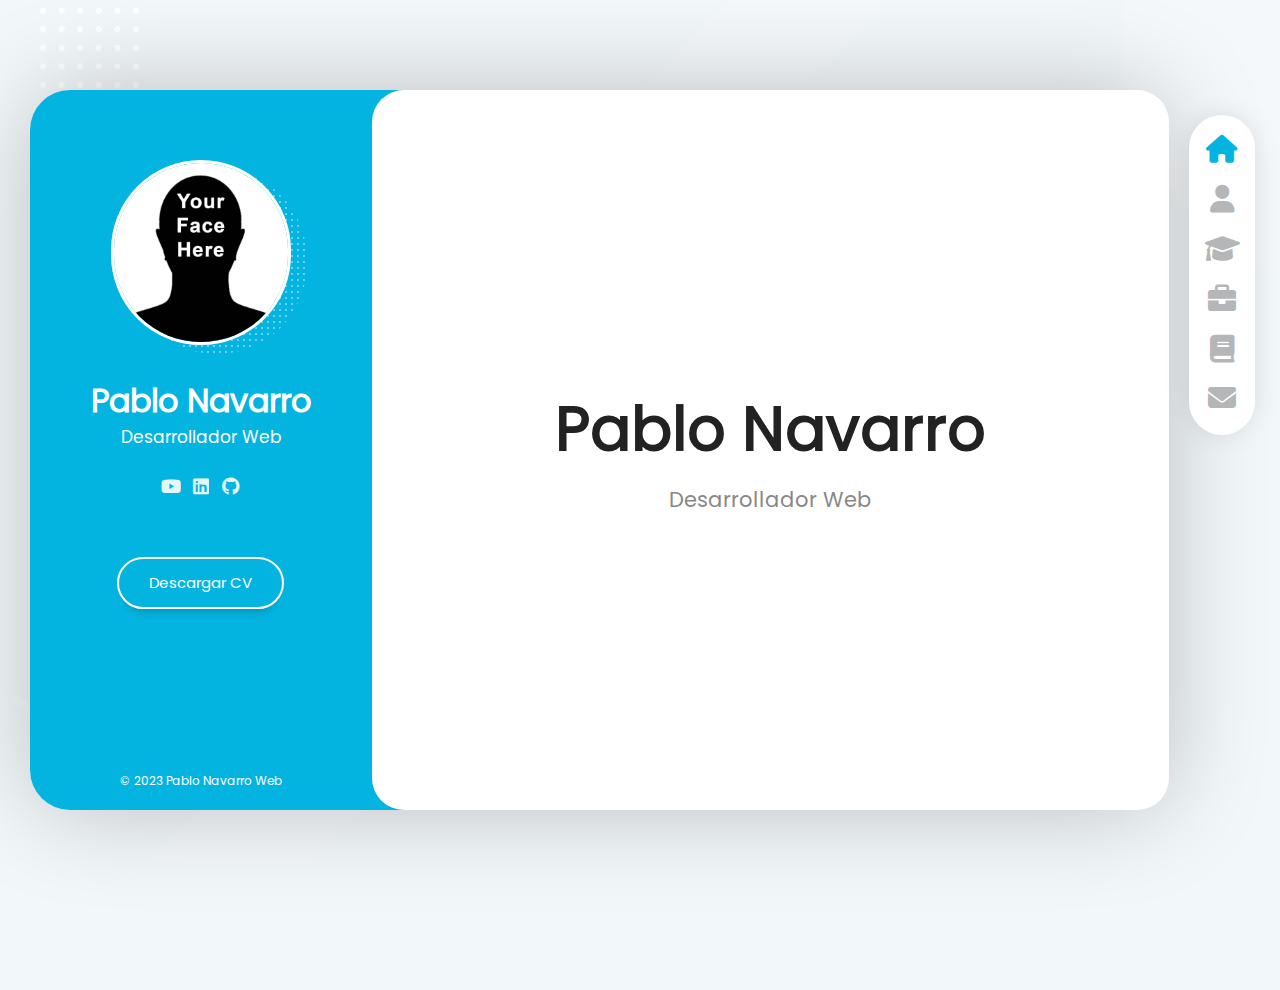
<file: index.html>
<!DOCTYPE html>
<html lang="es">

<head>
    <meta charset="UTF-8">
    <meta name="viewport" content="width=device-width, initial-scale=1, maximum-scale=1">
    <link rel="stylesheet" href="assets/fonts/fontawesome-free-6.1.2-web/css/all.min.css">
    <link rel="stylesheet" href="assets/fonts/poppins/poppins.css">
    <link rel="stylesheet" href="assets/css/scroll.css">
    <link rel="stylesheet" href="assets/css/reset.css">
    <link rel="stylesheet" href="assets/css/styles.css">
    <link rel="stylesheet" href="assets/css/responsive.css">
    <script src="assets/js/menu.js" defer></script>

    <title>Portafolio - Pablo Navarro</title>
</head>

<body>
    <div class="layout">
        <aside class="layout__aside">
            <section class="aside__user-info">

                <div class="user-info__general">
                    <div class="user-info__container-image">
                        <img src="assets/img/YourFace.jpg" class="user-info__image" alt="Foto de perfil de usuario">
                    </div>
                    <h2 class="user-info__name">Pablo Navarro</h2>
                    <h4 class="user-info__job">Desarrollador Web</h4>

                </div>

                <nav class="layout__menu">
                    <ul class="menu__list">
                        <li class="menu__option">
                            <a href="index.html" class="menu__link menu__link--active">
                                <i class="menu__icon fa-solid fa-house"></i>
                                <span class="menu__overlay">Home</span>
                            </a>
                        </li>
                        <li class="menu__option">
                            <a href="sobre-mi.html" class="menu__link">
                                <i class="menu__icon fa-solid fa-user"></i>
                                <span class="menu__overlay">Sobre mi</span>
                            </a>
                        </li>
                        <li class="menu__option">
                            <a href="curriculum.html" class="menu__link">
                                <i class="menu__icon fa-solid fa-graduation-cap"></i>
                                <span class="menu__overlay">Curriculum</span>
                            </a>
                        </li>
                        <li class="menu__option">
                            <a href="portafolio.html" class="menu__link">
                                <i class="menu__icon fa-solid fa-briefcase"></i>
                                <span class="menu__overlay">Portafolio</span>
                            </a>
                        </li>
                        <li class="menu__option">
                            <a href="blog.html" class="menu__link">
                                <i class="menu__icon fa-solid fa-book"></i>
                                <span class="menu__overlay">Blog</span>
                            </a>
                        </li>
                        <li class="menu__option">
                            <a href="contacto.html" class="menu__link">
                                <i class="menu__icon fa-solid fa-envelope"></i>
                                <span class="menu__overlay">Contacto</span>
                            </a>
                        </li>
                    </ul>

                </nav>

                <div class="user-info__links">
                    <ul class="links__social">
                        <li class="social__option">
                            <a href="#" class="social__link">
                                <i class="social__icono fa-brands fa-youtube"></i>
                            </a>
                        </li>
                        <li class="social__option">
                            <a href="#" class="social__link">
                                <i class="social__icono fa-brands fa-linkedin"></i>
                            </a>
                        </li>
                        <li class="social__option">
                            <a href="#" class="social__link">
                                <i class="social__icono fa-brands fa-github"></i>
                            </a>
                        </li>
                    </ul>
                </div>
                <div class="user-info__buttons">
                    <a href="#" class="user-info__btn">Descargar CV</a>
                </div>
                <footer class="user-info__footer">
                    &copy; 2023 Pablo Navarro Web
                </footer>

            </section>
        </aside>
        <div class="layout__menu-toggle">
            <i class="menu-toggle__icon fa-solid fa-bars"></i>
            <i class="menu-toggle__icon fa-solid fa-xmark"></i>
        </div>

        <main class="layout__content">
            <section class="content__page">
                <h1 class="page__name">
                    Pablo Navarro
                </h1>
                <h2 class="page__job">Desarrollador Web</h2>
            </section>
        </main>

    </div>
</body>

</html>
</file>
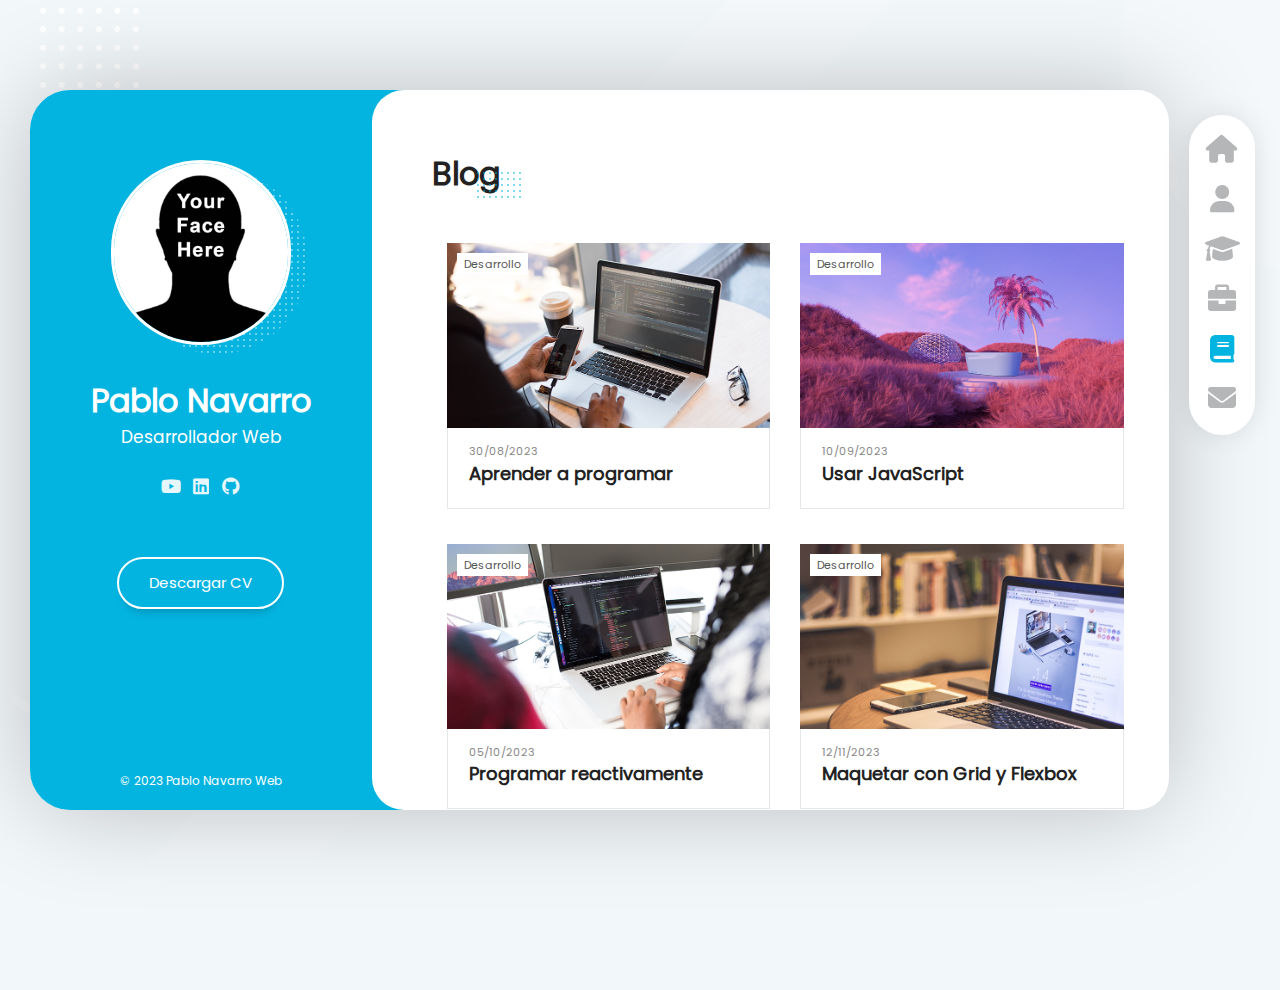
<file: blog.html>
<!DOCTYPE html>
<html lang="es">

<head>
    <meta charset="UTF-8">
    <meta name="viewport" content="width=device-width, initial-scale=1.0, maximum-scale=1">
    <link rel="stylesheet" href="assets/fonts/fontawesome-free-6.1.2-web/css/all.min.css">
    <link rel="stylesheet" href="assets/fonts/poppins/poppins.css">
    <link rel="stylesheet" href="assets/css/reset.css">
    <link rel="stylesheet" href="assets/css/scroll.css">
    <link rel="stylesheet" href="assets/css/styles.css">
    <link rel="stylesheet" href="assets/css/responsive.css">
    <script src="assets/js/menu.js" defer></script>


    <title>Portafolio - Pablo Navarro</title>
</head>

<body>
    <div class="layout">
        <aside class="layout__aside">
            <section class="aside__user-info">

                <div class="user-info__general">
                    <div class="user-info__container-image">
                        <img src="assets/img/YourFace.jpg" class="user-info__image" alt="Foto de perfil de usuario">
                    </div>
                    <h2 class="user-info__name">Pablo Navarro</h2>
                    <h4 class="user-info__job">Desarrollador Web</h4>

                </div>

                <nav class="layout__menu">
                    <ul class="menu__list">
                        <li class="menu__option">
                            <a href="index.html" class="menu__link">
                                <i class="menu__icon fa-solid fa-house"></i>
                                <span class="menu__overlay">Home</span>
                            </a>
                        </li>
                        <li class="menu__option">
                            <a href="sobre-mi.html" class="menu__link ">
                                <i class="menu__icon fa-solid fa-user"></i>
                                <span class="menu__overlay">Sobre mi</span>
                            </a>
                        </li>
                        <li class="menu__option">
                            <a href="curriculum.html" class="menu__link">
                                <i class="menu__icon fa-solid fa-graduation-cap"></i>
                                <span class="menu__overlay">Curriculum</span>
                            </a>
                        </li>
                        <li class="menu__option">
                            <a href="portafolio.html" class="menu__link">
                                <i class="menu__icon fa-solid fa-briefcase"></i>
                                <span class="menu__overlay">Portafolio</span>
                            </a>
                        </li>
                        <li class="menu__option">
                            <a href="blog.html" class="menu__link menu__link--active">
                                <i class="menu__icon fa-solid fa-book"></i>
                                <span class="menu__overlay">Blog</span>
                            </a>
                        </li>
                        <li class="menu__option">
                            <a href="contacto.html" class="menu__link">
                                <i class="menu__icon fa-solid fa-envelope"></i>
                                <span class="menu__overlay">Contacto</span>
                            </a>
                        </li>
                    </ul>

                </nav>

                <div class="user-info__links">
                    <ul class="links__social">
                        <li class="social__option">
                            <a href="#" class="social__link">
                                <i class="social__icono fa-brands fa-youtube"></i>
                            </a>
                        </li>
                        <li class="social__option">
                            <a href="#" class="social__link">
                                <i class="social__icono fa-brands fa-linkedin"></i>
                            </a>
                        </li>
                        <li class="social__option">
                            <a href="#" class="social__link">
                                <i class="social__icono fa-brands fa-github"></i>
                            </a>
                        </li>
                    </ul>
                </div>
                <div class="user-info__buttons">
                    <a href="#" class="user-info__btn">Descargar CV</a>
                </div>
                <footer class="user-info__footer">
                    &copy; 2023 Pablo Navarro Web
                </footer>

            </section>
        </aside>
        <div class="layout__menu-toggle">
            <i class="menu-toggle__icon fa-solid fa-bars"></i>
            <i class="menu-toggle__icon fa-solid fa-xmark"></i>
        </div>
        <main class="layout__content">
            <section class="content__page content__blog">
                <header class="blog__header">
                    <h1 class="blog__title">Blog</h1>
                </header>

                <section class="blog__articles">
                    <article class="articles__article">
                        <div class="article__top">
                            <div class="article__category">Desarrollo</div>
                            <a href="#" class="article__image-link">
                                <div class="article__mask">
                                    <img src="assets/img/articulo-1.jpg" class="article__image" alt="Imagen blog">
                                </div>
                                <div class="article__logo">
                                    <i class="article__icon fa-solid fa-book"></i>
                                </div>
                            </a>
                        </div>
                        <div class="article__bottom">
                            <time datetime="2023-08-30" class="article__date">30/08/2023</time>
                            <a class="image__link" href="#">
                                <h2 class="article__title">Aprender a programar</h2>
                            </a>
                        </div>
                    </article>
                    <article class="articles__article">
                        <div class="article__top">
                            <div class="article__category">Desarrollo</div>
                            <a href="#" class="article__image-link">
                                <div class="article__mask">
                                    <img src="assets/img/articulo-2.jpg" class="article__image" alt="Imagen blog">
                                </div>
                                <div class="article__logo">
                                    <i class="article__icon fa-solid fa-book"></i>
                                </div>
                            </a>
                        </div>
                        <div class="article__bottom">
                            <time datetime="2023-09-10" class="article__date">10/09/2023</time>
                            <a class="image__link" href="#">
                                <h2 class="article__title">Usar JavaScript</h2>
                            </a>
                        </div>
                    </article>
                    <article class="articles__article">
                        <div class="article__top">
                            <div class="article__category">Desarrollo</div>
                            <a href="#" class="article__image-link">
                                <div class="article__mask">
                                    <img src="assets/img/articulo-3.jpg" class="article__image" alt="Imagen blog">
                                </div>
                                <div class="article__logo">
                                    <i class="article__icon fa-solid fa-book"></i>
                                </div>
                            </a>
                        </div>
                        <div class="article__bottom">
                            <time datetime="2023-10-05" class="article__date">05/10/2023</time>
                            <a class="image__link" href="#">
                                <h2 class="article__title">Programar reactivamente</h2>
                            </a>
                        </div>
                    </article>
                    <article class="articles__article">
                        <div class="article__top">
                            <div class="article__category">Desarrollo</div>
                            <a href="#" class="article__image-link">
                                <div class="article__mask">
                                    <img src="assets/img/articulo-4.jpg" class="article__image" alt="Imagen blog">
                                </div>
                                <div class="article__logo">
                                    <i class="article__icon fa-solid fa-book"></i>
                                </div>
                            </a>
                        </div>
                        <div class="article__bottom">
                            <time datetime="2023-11-12" class="article__date">12/11/2023</time>
                            <a class="image__link" href="#">
                                <h2 class="article__title">Maquetar con Grid y Flexbox</h2>
                            </a>
                        </div>
                    </article>
                </section>


            </section>
        </main>

    </div>
</body>

</html>
</file>
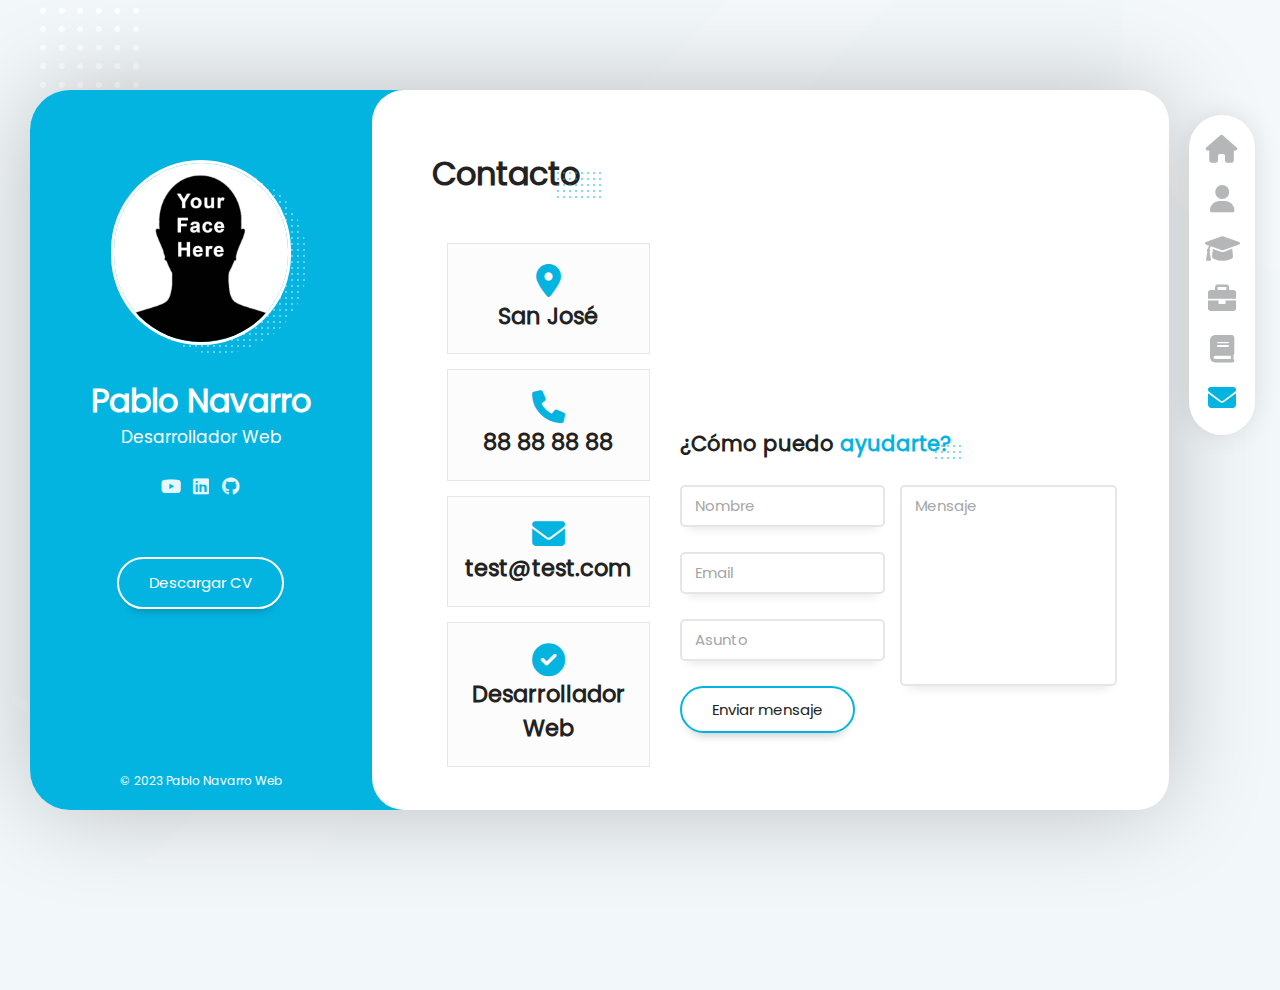
<file: contacto.html>
<!DOCTYPE html>
<html lang="es">

<head>
    <meta charset="UTF-8">
    <meta name="viewport" content="width=device-width, initial-scale=1.0, maximum-scale=1">
    <link rel="stylesheet" href="assets/fonts/fontawesome-free-6.1.2-web/css/all.min.css">
    <link rel="stylesheet" href="assets/fonts/poppins/poppins.css">
    <link rel="stylesheet" href="assets/css/reset.css">
    <link rel="stylesheet" href="assets/css/scroll.css">
    <link rel="stylesheet" href="assets/css/styles.css">
    <link rel="stylesheet" href="assets/css/loader.css">
    <link rel="stylesheet" href="assets/css/responsive.css">
    <script src="assets/js/menu.js" defer></script>

    <script src="assets/js/map.js" defer></script>

    <title>Portafolio - Pablo Navarro</title>
</head>

<body>
    <div class="layout">
        <aside class="layout__aside">
            <section class="aside__user-info">

                <div class="user-info__general">
                    <div class="user-info__container-image">
                        <img src="assets/img/YourFace.jpg" class="user-info__image" alt="Foto de perfil de usuario">
                    </div>
                    <h2 class="user-info__name">Pablo Navarro</h2>
                    <h4 class="user-info__job">Desarrollador Web</h4>

                </div>

                <nav class="layout__menu">
                    <ul class="menu__list">
                        <li class="menu__option">
                            <a href="index.html" class="menu__link">
                                <i class="menu__icon fa-solid fa-house"></i>
                                <span class="menu__overlay">Home</span>
                            </a>
                        </li>
                        <li class="menu__option">
                            <a href="sobre-mi.html" class="menu__link ">
                                <i class="menu__icon fa-solid fa-user"></i>
                                <span class="menu__overlay">Sobre mi</span>
                            </a>
                        </li>
                        <li class="menu__option">
                            <a href="curriculum.html" class="menu__link">
                                <i class="menu__icon fa-solid fa-graduation-cap"></i>
                                <span class="menu__overlay">Curriculum</span>
                            </a>
                        </li>
                        <li class="menu__option">
                            <a href="portafolio.html" class="menu__link">
                                <i class="menu__icon fa-solid fa-briefcase"></i>
                                <span class="menu__overlay">Portafolio</span>
                            </a>
                        </li>
                        <li class="menu__option">
                            <a href="blog.html" class="menu__link ">
                                <i class="menu__icon fa-solid fa-book"></i>
                                <span class="menu__overlay">Blog</span>
                            </a>
                        </li>
                        <li class="menu__option">
                            <a href="contacto.html" class="menu__link menu__link--active">
                                <i class="menu__icon fa-solid fa-envelope"></i>
                                <span class="menu__overlay">Contacto</span>
                            </a>
                        </li>
                    </ul>

                </nav>

                <div class="user-info__links">
                    <ul class="links__social">
                        <li class="social__option">
                            <a href="#" class="social__link">
                                <i class="social__icono fa-brands fa-youtube"></i>
                            </a>
                        </li>
                        <li class="social__option">
                            <a href="#" class="social__link">
                                <i class="social__icono fa-brands fa-linkedin"></i>
                            </a>
                        </li>
                        <li class="social__option">
                            <a href="#" class="social__link">
                                <i class="social__icono fa-brands fa-github"></i>
                            </a>
                        </li>
                    </ul>
                </div>
                <div class="user-info__buttons">
                    <a href="#" class="user-info__btn">Descargar CV</a>
                </div>
                <footer class="user-info__footer">
                    &copy; 2023 Pablo Navarro Web
                </footer>

            </section>
        </aside>
        <div class="layout__menu-toggle">
            <i class="menu-toggle__icon fa-solid fa-bars"></i>
            <i class="menu-toggle__icon fa-solid fa-xmark"></i>
        </div>
        <main class="layout__content">
            <section class="content__page content__contact">
                <header class="contact__header">
                    <h1 class="contact__title">Contacto</h1>
                </header>

                <div class="contact__container">
                    <section class="contact__info">
                        <div class="contact__data">
                            <i class="contact__icon fa-solid fa-location-dot"></i>
                            <h2 class="contact__subtitle">San José</h2>
                        </div>
                        <div class="contact__data">
                            <i class="contact__icon fa-solid fa-phone"></i>
                            <h2 class="contact__subtitle">88 88 88 88</h2>
                        </div>
                        <div class="contact__data">
                            <i class="contact__icon fa-solid fa-envelope"></i>
                            <h2 class="contact__subtitle">test@test.com</h2>
                        </div>
                        <div class="contact__data">
                            <i class="contact__icon fa-solid fa-circle-check"></i>
                            <h2 class="contact__subtitle">Desarrollador Web</h2>
                        </div>
                    </section>
                    <section class="contact__form-box">
                        <div class="contact__map" id="loading-iframe-map">
                            <span class="loader"></span>
                        </div>
                        <header class="contact__form-header">
                            <h3 class="form-header__title">¿Cómo puedo <span class="subtitle__color">ayudarte?</span>
                            </h3>
                        </header>
                        <form class="contact__form">
                            <div class="form__container">
                                <section class="form__left">
                                    <div class="form__group">
                                        <input type="text" class="form__input" name="name" placeholder="Nombre">
                                        <label class="form__label" for="name">Nombre</label>
                                    </div>
                                    <div class="form__group">
                                        <input type="email" class="form__input" name="email" placeholder="Email">
                                        <label class="form__label" for="email">Email</label>
                                    </div>
                                    <div class="form__group">
                                        <input type="text" class="form__input" name="subject" placeholder="Subject">
                                        <label class="form__label" for="subject">Asunto</label>
                                    </div>
                                </section>
                                <section class="form__right">
                                    <div class="form__group form__group--textarea">
                                        <textarea class="form__input form__input--textarea" name="message"
                                            placeholder="Mensaje"></textarea>
                                        <label class="form__label" for="message">Mensaje</label>
                                    </div>
                                </section>
                            </div>
                            <input type="submit" class="form__button" value="Enviar mensaje">
                        </form>
                    </section>
                </div>
            </section>
        </main>

    </div>
</body>

</html>
</file>
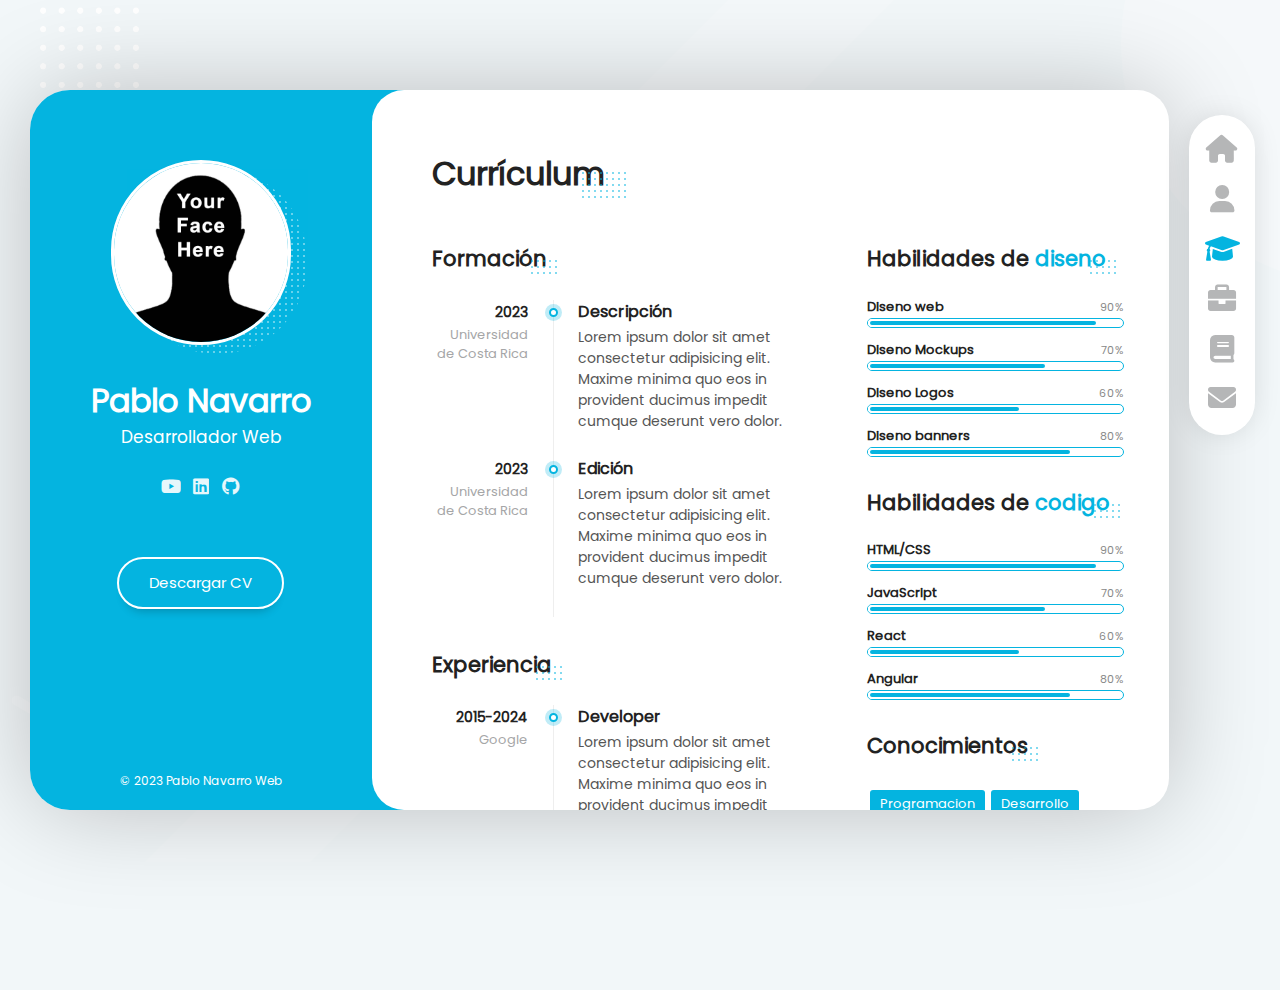
<file: curriculum.html>
<!DOCTYPE html>
<html lang="es">

<head>
    <meta charset="UTF-8">
    <meta name="viewport" content="width=device-width, initial-scale=1.0, maximum-scale=1">
    <link rel="stylesheet" href="assets/fonts/fontawesome-free-6.1.2-web/css/all.min.css">
    <link rel="stylesheet" href="assets/fonts/poppins/poppins.css">
    <link rel="stylesheet" href="assets/css/reset.css">
    <link rel="stylesheet" href="assets/css/scroll.css">
    <link rel="stylesheet" href="assets/css/styles.css">
    <link rel="stylesheet" href="assets/css/responsive.css">
    <script src="assets/js/menu.js" defer></script>


    <title>Portafolio - Pablo Navarro</title>
</head>

<body>
    <div class="layout">
        <aside class="layout__aside">
            <section class="aside__user-info">

                <div class="user-info__general">
                    <div class="user-info__container-image">
                        <img src="assets/img/YourFace.jpg" class="user-info__image" alt="Foto de perfil de usuario">
                    </div>
                    <h2 class="user-info__name">Pablo Navarro</h2>
                    <h4 class="user-info__job">Desarrollador Web</h4>

                </div>

                <nav class="layout__menu">
                    <ul class="menu__list">
                        <li class="menu__option">
                            <a href="index.html" class="menu__link">
                                <i class="menu__icon fa-solid fa-house"></i>
                                <span class="menu__overlay">Home</span>
                            </a>
                        </li>
                        <li class="menu__option">
                            <a href="sobre-mi.html" class="menu__link ">
                                <i class="menu__icon fa-solid fa-user"></i>
                                <span class="menu__overlay">Sobre mi</span>
                            </a>
                        </li>
                        <li class="menu__option">
                            <a href="curriculum.html" class="menu__link menu__link--active">
                                <i class="menu__icon fa-solid fa-graduation-cap"></i>
                                <span class="menu__overlay">Curriculum</span>
                            </a>
                        </li>
                        <li class="menu__option">
                            <a href="portafolio.html" class="menu__link">
                                <i class="menu__icon fa-solid fa-briefcase"></i>
                                <span class="menu__overlay">Portafolio</span>
                            </a>
                        </li>
                        <li class="menu__option">
                            <a href="blog.html" class="menu__link">
                                <i class="menu__icon fa-solid fa-book"></i>
                                <span class="menu__overlay">Blog</span>
                            </a>
                        </li>
                        <li class="menu__option">
                            <a href="contacto.html" class="menu__link">
                                <i class="menu__icon fa-solid fa-envelope"></i>
                                <span class="menu__overlay">Contacto</span>
                            </a>
                        </li>
                    </ul>

                </nav>

                <div class="user-info__links">
                    <ul class="links__social">
                        <li class="social__option">
                            <a href="#" class="social__link">
                                <i class="social__icono fa-brands fa-youtube"></i>
                            </a>
                        </li>
                        <li class="social__option">
                            <a href="#" class="social__link">
                                <i class="social__icono fa-brands fa-linkedin"></i>
                            </a>
                        </li>
                        <li class="social__option">
                            <a href="#" class="social__link">
                                <i class="social__icono fa-brands fa-github"></i>
                            </a>
                        </li>
                    </ul>
                </div>
                <div class="user-info__buttons">
                    <a href="#" class="user-info__btn">Descargar CV</a>
                </div>
                <footer class="user-info__footer">
                    &copy; 2023 Pablo Navarro Web
                </footer>

            </section>
        </aside>
        <div class="layout__menu-toggle">
            <i class="menu-toggle__icon fa-solid fa-bars"></i>
            <i class="menu-toggle__icon fa-solid fa-xmark"></i>
        </div>
        <main class="layout__content">
            <section class="content__page content__resume">
                <header class="resume__header">
                    <h1 class="resume__title">Currículum </h1>
                </header>
                <div class="resume__container">
                    <section class="resume__left">
                        <header class="resume__subheader">
                            <h2 class="resume__subtitle">Formación</h2>
                        </header>

                        <div class="resume__timelines">
                            <article class="timelines__timeline">
                                <header class="timeline__header">
                                    <h4 class="timeline__year">2023</h4>
                                    <span class="timeline__company">Universidad de Costa Rica</span>
                                </header>
                                <div class="timeline__divider"></div>

                                <div class="timeline__description">
                                    <h3 class="timeline__title">Descripción</h3>
                                    <p class="timeline__text">Lorem ipsum dolor sit amet consectetur
                                        adipisicing elit. Maxime minima quo eos in provident ducimus impedit cumque
                                        deserunt vero dolor.</p>
                                </div>
                            </article>
                            <article class="timelines__timeline">
                                <header class="timeline__header">
                                    <h4 class="timeline__year">2023</h4>
                                    <span class="timeline__company">Universidad de Costa Rica</span>
                                </header>
                                <div class="timeline__divider"></div>

                                <div class="timeline__description">
                                    <h3 class="timeline__title">Edición</h3>
                                    <p class="timeline__text">Lorem ipsum dolor sit amet consectetur
                                        adipisicing elit. Maxime minima quo eos in provident ducimus impedit cumque
                                        deserunt vero dolor.</p>
                                </div>
                            </article>
                        </div>

                        <header class="resume__subheader">
                            <h2 class="resume__subtitle">Experiencia</h2>
                        </header>
                        <div class="resume__timelines">
                            <article class="timelines__timeline">
                                <header class="timeline__header">
                                    <h4 class="timeline__year">2015-2024</h4>
                                    <span class="timeline__company">Google</span>
                                </header>
                                <div class="timeline__divider"></div>

                                <div class="timeline__description">
                                    <h3 class="timeline__title">Developer</h3>
                                    <p class="timeline__text">Lorem ipsum dolor sit amet consectetur
                                        adipisicing elit. Maxime minima quo eos in provident ducimus impedit cumque
                                        deserunt vero dolor.</p>
                                </div>
                            </article>
                            <article class="timelines__timeline">
                                <header class="timeline__header">
                                    <h4 class="timeline__year">2016-2020</h4>
                                    <span class="timeline__company">Youtube</span>
                                </header>
                                <div class="timeline__divider"></div>

                                <div class="timeline__description">
                                    <h3 class="timeline__title">Edición</h3>
                                    <p class="timeline__text">Lorem ipsum dolor sit amet consectetur
                                        adipisicing elit. Maxime minima quo eos in provident ducimus impedit cumque
                                        deserunt vero dolor.</p>
                                </div>
                            </article>
                            <article class="timelines__timeline">
                                <header class="timeline__header">
                                    <h4 class="timeline__year">2011-2020</h4>
                                    <span class="timeline__company">Facebook</span>
                                </header>
                                <div class="timeline__divider"></div>

                                <div class="timeline__description">
                                    <h3 class="timeline__title">Maquetación</h3>
                                    <p class="timeline__text">Lorem ipsum dolor sit amet consectetur
                                        adipisicing elit. Maxime minima quo eos in provident ducimus impedit cumque
                                        deserunt vero dolor.</p>
                                </div>
                            </article>
                        </div>
                    </section>
                    <section class="resume__right">
                        <header class="resume__subheader">
                            <h2 class="resume__subtitle">Habilidades de <span class="subtitle__color">diseno</span></h2>
                        </header>
                        <div class="resume__skills">
                            <article class="skills__title">
                                <h4 class="skills__text">Diseno web</h4>
                                <span class="skills__number">90%</span>
                            </article>
                            <div class="skills__progressbar">
                                <div class="skills__percentage skills__percentage--p1"></div>
                            </div>

                            <article class="skills__title">
                                <h4 class="skills__text">Diseno Mockups</h4>
                                <span class="skills__number">70%</span>
                            </article>
                            <div class="skills__progressbar">
                                <div class="skills__percentage skills__percentage--p2"></div>
                            </div>
                            <article class="skills__title">
                                <h4 class="skills__text">Diseno Logos</h4>
                                <span class="skills__number">60%</span>
                            </article>
                            <div class="skills__progressbar">
                                <div class="skills__percentage skills__percentage--p3"></div>
                            </div>
                            <article class="skills__title">
                                <h4 class="skills__text">Diseno banners</h4>
                                <span class="skills__number">80%</span>
                            </article>
                            <div class="skills__progressbar">
                                <div class="skills__percentage skills__percentage--p4"></div>
                            </div>
                        </div>

                        <header class="resume__subheader">
                            <h2 class="resume__subtitle">Habilidades de <span class="subtitle__color">codigo</span></h2>
                        </header>

                        <div class="resume__skills">
                            <article class="skills__title">
                                <h4 class="skills__text">HTML/CSS</h4>
                                <span class="skills__number">90%</span>
                            </article>
                            <div class="skills__progressbar">
                                <div class="skills__percentage skills__percentage--p5"></div>
                            </div>

                            <article class="skills__title">
                                <h4 class="skills__text">JavaScript</h4>
                                <span class="skills__number">70%</span>
                            </article>
                            <div class="skills__progressbar">
                                <div class="skills__percentage skills__percentage--p6"></div>
                            </div>
                            <article class="skills__title">
                                <h4 class="skills__text">React</h4>
                                <span class="skills__number">60%</span>
                            </article>
                            <div class="skills__progressbar">
                                <div class="skills__percentage skills__percentage--p7"></div>
                            </div>
                            <article class="skills__title">
                                <h4 class="skills__text">Angular</h4>
                                <span class="skills__number">80%</span>
                            </article>
                            <div class="skills__progressbar">
                                <div class="skills__percentage skills__percentage--p8"></div>
                            </div>
                        </div>

                        <header class="resume__subheader">
                            <h2 class="resume__subtitle">Conocimientos</h2>
                        </header>
                        <div class="resume__knowledges">
                            <ul class="knowledges__list">

                                <li class="knowledges__option">Programacion</li>
                                <li class="knowledges__option">Desarrollo</li>
                                <li class="knowledges__option">Diseno</li>
                                <li class="knowledges__option">Redes Sociales</li>
                                <li class="knowledges__option">Comunicacion</li>
                                <li class="knowledges__option">Edicion</li>
                                <li class="knowledges__option">Formacion</li>
                            </ul>
                        </div>





                    </section>
                </div>

                <div class="resume__certificates">
                    <header class="resume__subheader">
                        <h2 class="resume__subtitle">Certificados </h2>
                    </header>
                    <section class="certificates__container">

                        <article class="certificates__certificate">
                            <div class="certificate__logo">
                                <img src="assets/img/certificado-1.png" class="certificate__image"
                                    alt="Imagen certificado">
                            </div>
                            <div class="certificate__content">
                                <h3 class="certificate__title">Titulo certificado</h3>
                                <span class="certificate__id">ID: X0X1X</span>
                                <span class="certificate__date">14 febrero 2022</span>
                            </div>
                        </article>

                        <article class="certificates__certificate">
                            <div class="certificate__logo">
                                <img src="assets/img/certificado-1.png" class="certificate__image"
                                    alt="Imagen certificado">
                            </div>
                            <div class="certificate__content">
                                <h3 class="certificate__title">Otro certificado</h3>
                                <span class="certificate__id">ID: X4X5X</span>
                                <span class="certificate__date">23 marzo 2023</span>
                            </div>
                        </article>

                    </section>

                </div>

            </section>
        </main>

    </div>
</body>

</html>
</file>
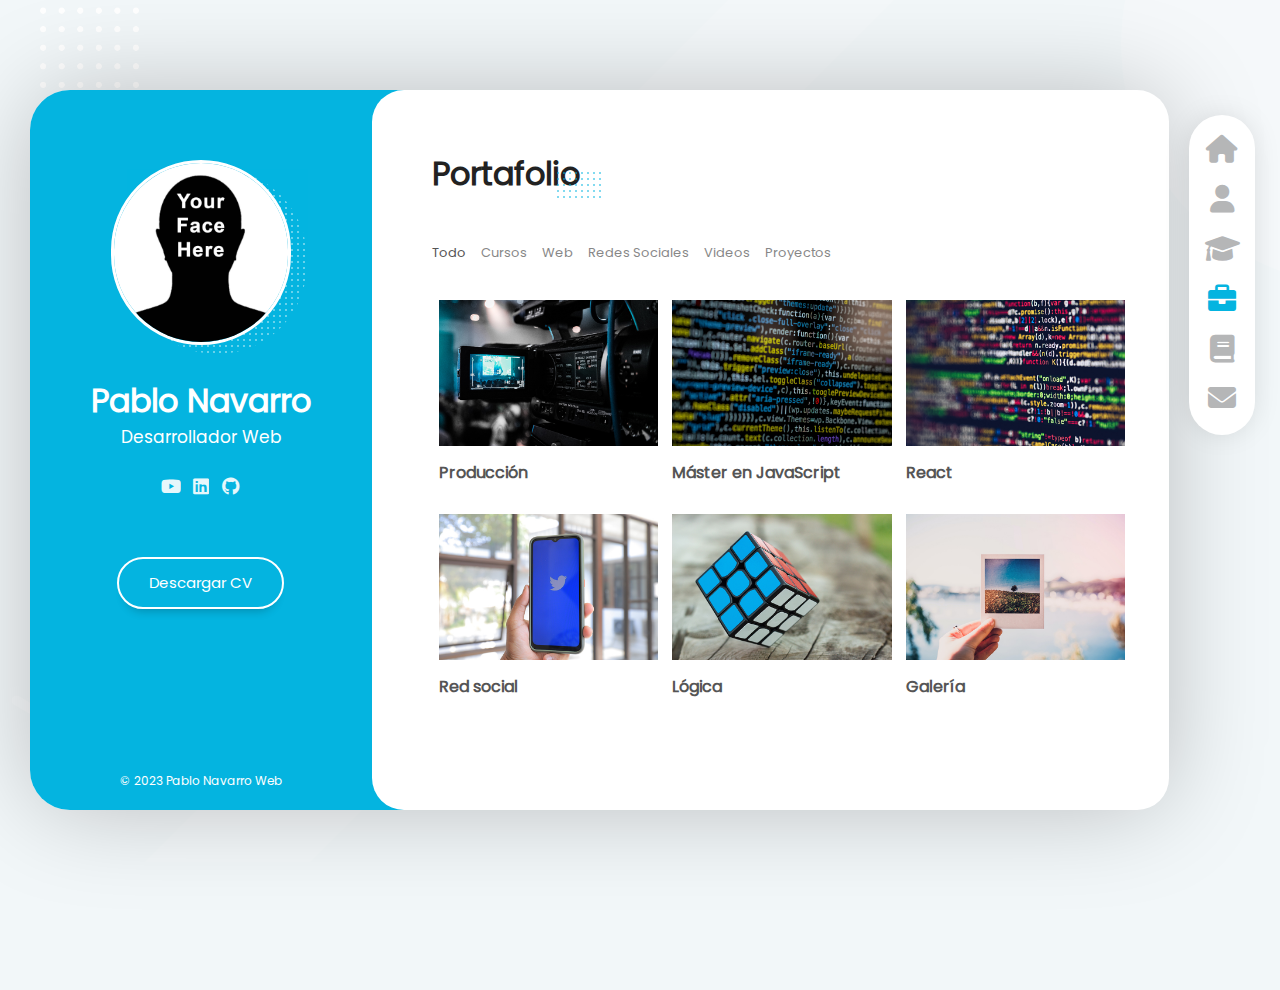
<file: portafolio.html>
<!DOCTYPE html>
<html lang="es">

<head>
    <meta charset="UTF-8">
    <meta name="viewport" content="width=device-width, initial-scale=1.0, maximum-scale=1">
    <link rel="stylesheet" href="assets/fonts/fontawesome-free-6.1.2-web/css/all.min.css">
    <link rel="stylesheet" href="assets/fonts/poppins/poppins.css">
    <link rel="stylesheet" href="assets/css/reset.css">
    <link rel="stylesheet" href="assets/css/scroll.css">
    <link rel="stylesheet" href="assets/css/styles.css">
    <link rel="stylesheet" href="assets/css/responsive.css">
    <script src="assets/js/menu.js" defer></script>

    <title>Portafolio - Pablo Navarro</title>
</head>

<body>
    <div class="layout">
        <aside class="layout__aside">
            <section class="aside__user-info">

                <div class="user-info__general">
                    <div class="user-info__container-image">
                        <img src="assets/img/YourFace.jpg" class="user-info__image" alt="Foto de perfil de usuario">
                    </div>
                    <h2 class="user-info__name">Pablo Navarro</h2>
                    <h4 class="user-info__job">Desarrollador Web</h4>

                </div>

                <nav class="layout__menu">
                    <ul class="menu__list">
                        <li class="menu__option">
                            <a href="index.html" class="menu__link">
                                <i class="menu__icon fa-solid fa-house"></i>
                                <span class="menu__overlay">Home</span>
                            </a>
                        </li>
                        <li class="menu__option">
                            <a href="sobre-mi.html" class="menu__link ">
                                <i class="menu__icon fa-solid fa-user"></i>
                                <span class="menu__overlay">Sobre mi</span>
                            </a>
                        </li>
                        <li class="menu__option">
                            <a href="curriculum.html" class="menu__link">
                                <i class="menu__icon fa-solid fa-graduation-cap"></i>
                                <span class="menu__overlay">Curriculum</span>
                            </a>
                        </li>
                        <li class="menu__option">
                            <a href="portafolio.html" class="menu__link menu__link--active">
                                <i class="menu__icon fa-solid fa-briefcase"></i>
                                <span class="menu__overlay">Portafolio</span>
                            </a>
                        </li>
                        <li class="menu__option">
                            <a href="blog.html" class="menu__link">
                                <i class="menu__icon fa-solid fa-book"></i>
                                <span class="menu__overlay">Blog</span>
                            </a>
                        </li>
                        <li class="menu__option">
                            <a href="contacto.html" class="menu__link">
                                <i class="menu__icon fa-solid fa-envelope"></i>
                                <span class="menu__overlay">Contacto</span>
                            </a>
                        </li>
                    </ul>

                </nav>

                <div class="user-info__links">
                    <ul class="links__social">
                        <li class="social__option">
                            <a href="#" class="social__link">
                                <i class="social__icono fa-brands fa-youtube"></i>
                            </a>
                        </li>
                        <li class="social__option">
                            <a href="#" class="social__link">
                                <i class="social__icono fa-brands fa-linkedin"></i>
                            </a>
                        </li>
                        <li class="social__option">
                            <a href="#" class="social__link">
                                <i class="social__icono fa-brands fa-github"></i>
                            </a>
                        </li>
                    </ul>
                </div>
                <div class="user-info__buttons">
                    <a href="#" class="user-info__btn">Descargar CV</a>
                </div>
                <footer class="user-info__footer">
                    &copy; 2023 Pablo Navarro Web
                </footer>

            </section>
        </aside>
        <div class="layout__menu-toggle">
            <i class="menu-toggle__icon fa-solid fa-bars"></i>
            <i class="menu-toggle__icon fa-solid fa-xmark"></i>
        </div>
        <main class="layout__content">
            <section class="content__page content__portfolio">
                <header class="portfolio__header">
                    <h1 class="portfolio__title">Portafolio</h1>
                </header>
                <nav class="portfolio__navbar">
                    <ul class="portfolio__menu">
                        <li class="portfolio__option portfolio__option--active">
                            <a href="#" class="portfolio__link">Todo</a>
                        </li>
                        <li class="portfolio__option ">
                            <a href="#" class="portfolio__link">Cursos</a>
                        </li>
                        <li class="portfolio__option">
                            <a href="#" class="portfolio__link">Web</a>
                        </li>
                        <li class="portfolio__option">
                            <a href="#" class="portfolio__link">Redes Sociales</a>
                        </li>
                        <li class="portfolio__option ">
                            <a href="#" class="portfolio__link">Videos</a>
                        </li>
                        <li class="portfolio__option">
                            <a href="#" class="portfolio__link">Proyectos</a>
                        </li>
                    </ul>
                </nav>
                <section class="portfolio__gallery">
                    <figure class="gallery__item">
                        <div class="gallery__container-image">
                            <a href="#" class="gallery__link">
                                <img src="assets/img/galeria-1.jpg" class="gallery__image" alt="Imagen1">
                            </a>
                        </div>
                        <figcaption class="gallery__title">Producción</figcaption>
                        <i class="gallery__icon fa-solid fa-video-camera"></i>
                        <span class="gallery__category">Videos</span>
                    </figure>
                    <figure class="gallery__item">
                        <div class="gallery__container-image">
                            <a href="#" class="gallery__link">
                                <img src="assets/img/galeria-2.jpg" class="gallery__image" alt="Imagen1">
                            </a>
                        </div>
                        <figcaption class="gallery__title">Máster en JavaScript</figcaption>
                        <i class="gallery__icon fa-solid fa-code"></i>
                        <span class="gallery__category">Cursos</span>
                    </figure>
                    <figure class="gallery__item">
                        <div class="gallery__container-image">
                            <a href="#" class="gallery__link">
                                <img src="assets/img/galeria-3.jpg" class="gallery__image" alt="Imagen1">
                            </a>
                        </div>
                        <figcaption class="gallery__title">React</figcaption>
                        <i class="gallery__icon fa-solid fa-code-branch"></i>
                        <span class="gallery__category">Cursos</span>
                    </figure>
                    <figure class="gallery__item">
                        <div class="gallery__container-image">
                            <a href="#" class="gallery__link">
                                <img src="assets/img/galeria-4.jpg" class="gallery__image" alt="Imagen1">
                            </a>
                        </div>
                        <figcaption class="gallery__title">Red social</figcaption>
                        <i class="gallery__icon fa-solid fa-code-compare"></i>
                        <span class="gallery__category">Web</span>
                    </figure>
                    <figure class="gallery__item">
                        <div class="gallery__container-image">
                            <a href="#" class="gallery__link">
                                <img src="assets/img/galeria-5.jpg" class="gallery__image" alt="Imagen1">
                            </a>
                        </div>
                        <figcaption class="gallery__title">Lógica</figcaption>
                        <i class="gallery__icon fa-solid fa-code"></i>
                        <span class="gallery__category">Cursos</span>
                    </figure>
                    <figure class="gallery__item">
                        <div class="gallery__container-image">
                            <a href="#" class="gallery__link">
                                <img src="assets/img/galeria-6.jpg" class="gallery__image" alt="Imagen1">
                            </a>
                        </div>
                        <figcaption class="gallery__title">Galería</figcaption>
                        <i class="gallery__icon fa-solid fa-image-portrait"></i>
                        <span class="gallery__category">Proyectos</span>
                    </figure>


                </section>
            </section>
        </main>

    </div>
</body>

</html>
</file>
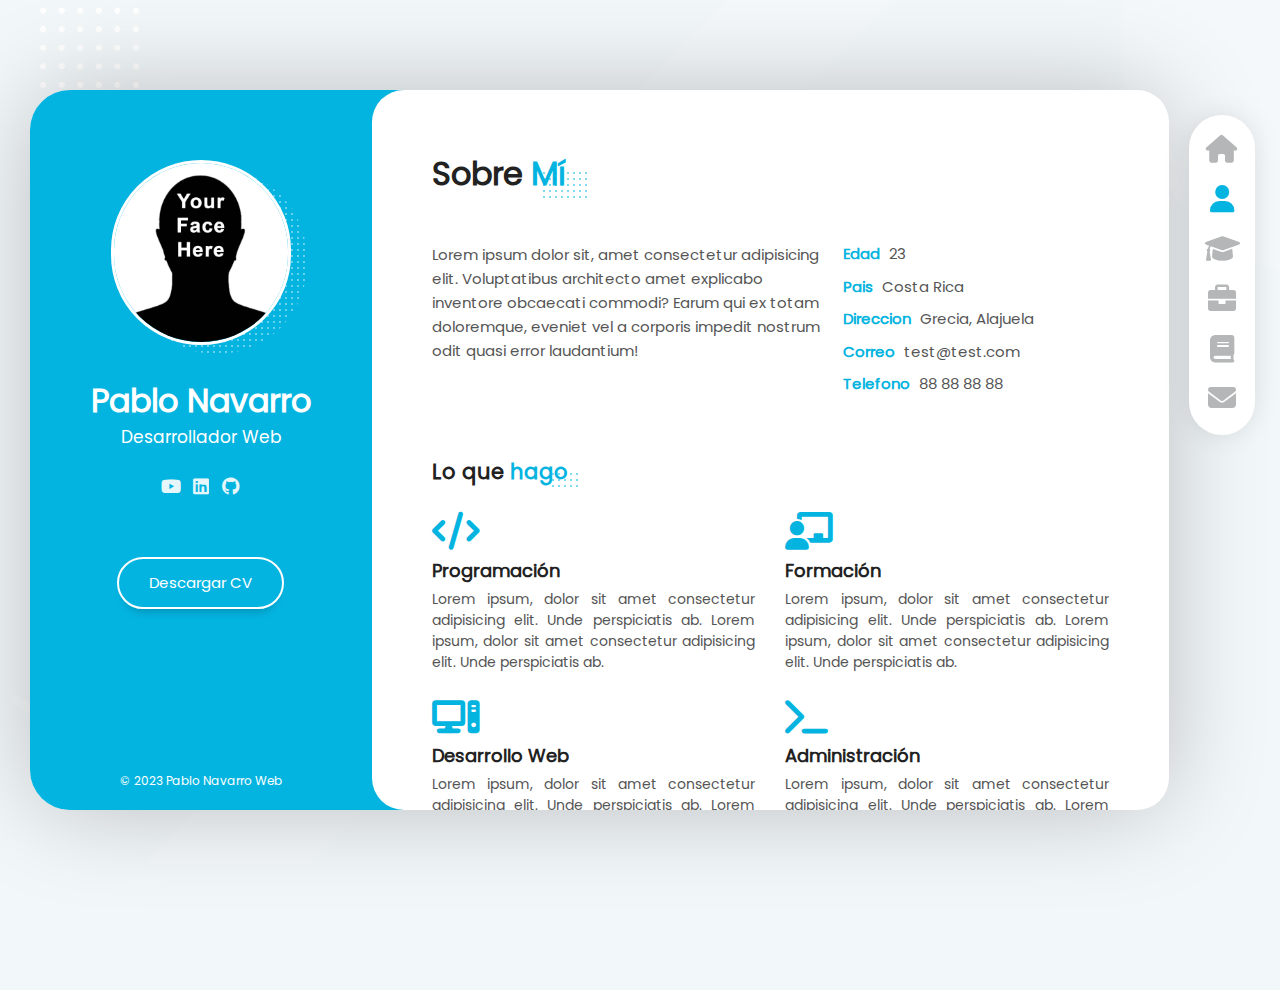
<file: sobre-mi.html>
<!DOCTYPE html>
<html lang="es">

<head>
    <meta charset="UTF-8">
    <meta name="viewport" content="width=device-width, initial-scale=1.0, maximum-scale=1">
    <link rel="stylesheet" href="assets/fonts/fontawesome-free-6.1.2-web/css/all.min.css">
    <link rel="stylesheet" href="assets/fonts/poppins/poppins.css">
    <link rel="stylesheet" href="assets/css/reset.css">
    <link rel="stylesheet" href="assets/css/scroll.css">
    <link rel="stylesheet" href="assets/css/styles.css">
    <link rel="stylesheet" href="assets/css/responsive.css">
    <script src="assets/js/menu.js" defer></script>


    <title>Portafolio - Pablo Navarro</title>
</head>

<body>
    <div class="layout">
        <aside class="layout__aside">
            <section class="aside__user-info">

                <div class="user-info__general">
                    <div class="user-info__container-image">
                        <img src="assets/img/YourFace.jpg" class="user-info__image" alt="Foto de perfil de usuario">
                    </div>
                    <h2 class="user-info__name">Pablo Navarro</h2>
                    <h4 class="user-info__job">Desarrollador Web</h4>

                </div>

                <nav class="layout__menu">
                    <ul class="menu__list">
                        <li class="menu__option">
                            <a href="index.html" class="menu__link">
                                <i class="menu__icon fa-solid fa-house"></i>
                                <span class="menu__overlay">Home</span>
                            </a>
                        </li>
                        <li class="menu__option">
                            <a href="sobre-mi.html" class="menu__link menu__link--active">
                                <i class="menu__icon fa-solid fa-user"></i>
                                <span class="menu__overlay">Sobre mi</span>
                            </a>
                        </li>
                        <li class="menu__option">
                            <a href="curriculum.html" class="menu__link">
                                <i class="menu__icon fa-solid fa-graduation-cap"></i>
                                <span class="menu__overlay">Curriculum</span>
                            </a>
                        </li>
                        <li class="menu__option">
                            <a href="portafolio.html" class="menu__link">
                                <i class="menu__icon fa-solid fa-briefcase"></i>
                                <span class="menu__overlay">Portafolio</span>
                            </a>
                        </li>
                        <li class="menu__option">
                            <a href="blog.html" class="menu__link">
                                <i class="menu__icon fa-solid fa-book"></i>
                                <span class="menu__overlay">Blog</span>
                            </a>
                        </li>
                        <li class="menu__option">
                            <a href="contacto.html" class="menu__link">
                                <i class="menu__icon fa-solid fa-envelope"></i>
                                <span class="menu__overlay">Contacto</span>
                            </a>
                        </li>
                    </ul>

                </nav>

                <div class="user-info__links">
                    <ul class="links__social">
                        <li class="social__option">
                            <a href="#" class="social__link">
                                <i class="social__icono fa-brands fa-youtube"></i>
                            </a>
                        </li>
                        <li class="social__option">
                            <a href="#" class="social__link">
                                <i class="social__icono fa-brands fa-linkedin"></i>
                            </a>
                        </li>
                        <li class="social__option">
                            <a href="#" class="social__link">
                                <i class="social__icono fa-brands fa-github"></i>
                            </a>
                        </li>
                    </ul>
                </div>
                <div class="user-info__buttons">
                    <a href="#" class="user-info__btn">Descargar CV</a>
                </div>
                <footer class="user-info__footer">
                    &copy; 2023 Pablo Navarro Web
                </footer>

            </section>
        </aside>
        <div class="layout__menu-toggle">
            <i class="menu-toggle__icon fa-solid fa-bars"></i>
            <i class="menu-toggle__icon fa-solid fa-xmark"></i>
        </div>
        <main class="layout__content">
            <section class="content__page content__about">
                <header class="about__header">
                    <h1 class="about__title">Sobre <span class="title__color">Mí</span></h1>
                </header>
                <section class="about__personal-info">
                    <article class="personal-info__bio">
                        <p class="personal-info__description">
                            Lorem ipsum dolor sit, amet consectetur adipisicing elit. Voluptatibus architecto amet
                            explicabo inventore obcaecati commodi? Earum qui ex totam doloremque, eveniet vel a corporis
                            impedit nostrum odit quasi error laudantium!
                        </p>
                    </article>
                    <div class="personal-info__data">
                        <ul class="personal-info__list">
                            <li class="personal-info__option">
                                <span class="personal-info__title">Edad</span>
                                <span class="personal-info__value">23</span>
                            </li>
                            <li class="personal-info__option">
                                <span class="personal-info__title">Pais</span>
                                <span class="personal-info__value">Costa Rica</span>
                            </li>
                            <li class="personal-info__option">
                                <span class="personal-info__title">Direccion</span>
                                <span class="personal-info__value">Grecia, Alajuela</span>
                            </li>
                            <li class="personal-info__option">
                                <span class="personal-info__title">Correo</span>
                                <span class="personal-info__value">test@test.com</span>
                            </li>
                            <li class="personal-info__option">
                                <span class="personal-info__title">Telefono</span>
                                <span class="personal-info__value">88 88 88 88</span>
                            </li>
                        </ul>
                    </div>

                </section>
                <section class="about__services">
                    <header class="services__header">
                        <h2 class="services__title">
                            Lo que <span class="title__color">hago</span>
                        </h2>
                    </header>
                    <div class="services__container">
                        <article class="services__service">
                            <div class="service__icon">
                                <i class="service__real-icon fa-solid fa-code"></i>
                            </div>
                            <div class="service__content">
                                <h3 class="service__title">Programación</h3>
                                <p class="service__description">
                                    Lorem ipsum, dolor sit amet consectetur adipisicing elit. Unde perspiciatis ab.
                                    Lorem ipsum, dolor sit amet consectetur adipisicing elit. Unde perspiciatis ab.
                                </p>
                            </div>
                        </article>
                        <article class="services__service">
                            <div class="service__icon">
                                <i class="service__real-icon fa-solid fa-chalkboard-teacher"></i>
                            </div>
                            <div class="service__content">
                                <h3 class="service__title">Formación</h3>
                                <p class="service__description">
                                    Lorem ipsum, dolor sit amet consectetur adipisicing elit. Unde perspiciatis ab.
                                    Lorem ipsum, dolor sit amet consectetur adipisicing elit. Unde perspiciatis ab.
                                </p>
                            </div>
                        </article>
                        <article class="services__service">
                            <div class="service__icon">
                                <i class="service__real-icon fa-solid fa-computer"></i>
                            </div>
                            <div class="service__content">
                                <h3 class="service__title">Desarrollo Web</h3>
                                <p class="service__description">
                                    Lorem ipsum, dolor sit amet consectetur adipisicing elit. Unde perspiciatis ab.
                                    Lorem ipsum, dolor sit amet consectetur adipisicing elit. Unde perspiciatis ab.
                                </p>
                            </div>
                        </article>
                        <article class="services__service">
                            <div class="service__icon">
                                <i class="service__real-icon fa-solid fa-terminal"></i>
                            </div>
                            <div class="service__content">
                                <h3 class="service__title">Administración</h3>
                                <p class="service__description">
                                    Lorem ipsum, dolor sit amet consectetur adipisicing elit. Unde perspiciatis ab.
                                    Lorem ipsum, dolor sit amet consectetur adipisicing elit. Unde perspiciatis ab.
                                </p>
                            </div>
                        </article>

                    </div>
                </section>
                <section class="about__reviews">
                    <header class="reviews__header">
                        <h2 class="reviews__title">Reviews</h2>
                    </header>
                    <div class="reviews__container">
                        <article class="reviews__review">
                            <div class="review__img-container">
                                <img src="assets/img/testimonio1.jpg" class="review__image" alt="Cara de cliente">
                            </div>
                            <div class="review__description">
                                <p class="review__text">
                                    Lorem ipsum dolor sit amet consectetur adipisicing elit. Culpa quasi tenetur quas
                                    incidunt voluptatem ipsum accusamus voluptatum debitis sunt aliquam autem laudantium
                                    commodi consequuntur possimus magnam soluta, similique, ipsa aut.
                                </p>
                            </div>
                            <div class="review__author">
                                <div class="review__author-info">
                                    <h4 class="review__name">Ana Lopez</h4>
                                    <h5 class="review__company">Random Name S.A</h5>
                                </div>
                                <div class="review__author-icon">
                                    <i class="review__icon fa-solid fa-quote-right"></i>
                                </div>
                            </div>
                        </article>
                        <article class="reviews__review">
                            <div class="review__img-container">
                                <img src="assets/img/testimonio2.jpg" class="review__image" alt="Cara de cliente">
                            </div>
                            <div class="review__description">
                                <p class="review__text">
                                    Lorem ipsum dolor sit amet consectetur adipisicing elit. Culpa quasi tenetur quas
                                    incidunt voluptatem ipsum accusamus voluptatum debitis sunt aliquam autem laudantium
                                    commodi consequuntur possimus magnam soluta, similique, ipsa aut.
                                </p>
                            </div>
                            <div class="review__author">
                                <div class="review__author-info">
                                    <h4 class="review__name">Ruben Genaro</h4>
                                    <h5 class="review__company">Random Company S.A</h5>
                                </div>
                                <div class="review__author-icon">
                                    <i class="review__icon fa-solid fa-quote-right"></i>
                                </div>
                            </div>
                        </article>
                    </div>
                </section>
                <section class="about__clients">
                    <header class="clients__header">
                        <h2 class="clients__title">Clientes</h2>
                    </header>
                    <div class="clients__container">
                        <article class="clients__item">
                            <a href="#" class="clients__link">
                                <img src="assets/img/cliente-1.png" class="clients__image" alt="Cliente image">
                            </a>
                        </article>
                        <article class="clients__item">
                            <a href="#" class="clients__link">
                                <img src="assets/img/cliente-2.png" class="clients__image" alt="Cliente image">
                            </a>
                        </article>
                        <article class="clients__item">
                            <a href="#" class="clients__link">
                                <img src="assets/img/cliente-3.png" class="clients__image" alt="Cliente image">
                            </a>
                        </article>
                        <article class="clients__item">
                            <a href="#" class="clients__link">
                                <img src="assets/img/cliente-4.png" class="clients__image" alt="Cliente image">
                            </a>
                        </article>
                        <article class="clients__item">
                            <a href="#" class="clients__link">
                                <img src="assets/img/cliente-5.png" class="clients__image" alt="Cliente image">
                            </a>
                        </article>

                    </div>
                </section>
                <section class="about__prices">
                    <header class="prices__header">
                        <h2 class="prices__title">Precios</h2>
                    </header>
                    <div class="prices__container">
                        <article class="prices__box">
                            <div class="prices__subtitle">
                                <span class="prices__text">Normal</span>
                            </div>
                            <div class="prices__price">
                                <span class="prices__number">$20</span>
                                <small class="prices__advice">Al mes</small>
                            </div>
                            <div class="prices__buy">
                                <a href="#" class="prices__btn">Prueba Gratis</a>
                            </div>
                            <div class="prices__reward">
                                Un curso de desarrollo web
                            </div>
                            <div class="prices__reward">
                                Soporte a preguntas
                            </div>
                            <div class="prices__reward">
                                Certificado de finalizacion
                            </div>
                        </article>
                        <article class="prices__box">
                            <div class="prices__subtitle">
                                <span class="prices__text">Premium</span>
                            </div>
                            <div class="prices__price">
                                <span class="prices__number">$50</span>
                                <small class="prices__advice">Al mes</small>
                            </div>
                            <div class="prices__buy">
                                <a href="#" class="prices__btn">Prueba Gratis</a>
                            </div>
                            <div class="prices__reward">
                                Cinco curso de desarrollo web
                            </div>
                            <div class="prices__reward">
                                Soporte a preguntas prioritario
                            </div>
                            <div class="prices__reward">
                                Certificado de finalizacion
                            </div>
                        </article>
                    </div>
                </section>
                <section class="about__extra">
                    <header class="extra__header">
                        <h2 class="extra__title">Informacion <span class="title__color">Extra</span></h2>
                    </header>
                    <div class="extra__container">
                        <article class="extra__info">
                            <i class="extra__icon fa-solid fa-heart"></i>
                            <h4 class="extra__subtitle">Alumnos contentos</h4>
                            <span class="extra__quantity">53000</span>
                        </article>
                        <article class="extra__info">
                            <i class="extra__icon fa-solid fa-clock"></i>
                            <h4 class="extra__subtitle">Horas de contenido</h4>
                            <span class="extra__quantity">800</span>
                        </article>
                        <article class="extra__info">
                            <i class="extra__icon fa-solid fa-star"></i>
                            <h4 class="extra__subtitle">Puntuacions</h4>
                            <span class="extra__quantity">10</span>
                        </article>
                    </div>
                </section>
            </section>
        </main>

    </div>
</body>

</html>
</file>
<file: assets/fonts/poppins/poppins.css>
@font-face {
    font-family: "Poppins";
    src: url("./Poppins-Regular.ttf") format("truetype");
    font-weight: 400;
    font-style: normal;
}
</file>
<file: assets/css/scroll.css>
:root {
  --color-scrollbar: #d3d3d3;
  --color-background-scrollbar: #eee;
}
/*Chrome*/
.content__page::-webkit-scrollbar {
  width: 25px;
  background: transparent;
}
.content__page::-webkit-scrollbar-thumb {
  border: 10px solid transparent;
  box-shadow: none;
  border-radius: 40px;
}
.content__page:hover::-webkit-scrollbar-thumb {
  box-shadow: inset 0 0 0 10px var(--color-scrollbar);
}
.content__page:hover::-webkit-scrollbar-thumb:hover {
  border: 8px solid transparent;
  box-shadow: inset 0 0 0 10px var(--color-secondary);
}
.content__page::-webkit-scrollbar-track {
  background-color: transparent;
  margin: 40px 0;
}
/*Chrome lateral*/

.layout__aside::-webkit-scrollbar {
  width: 25px;
  background: var(--color-secondary);
}
.layout__aside::-webkit-scrollbar-thumb {
  border: 10px solid transparent;
  box-shadow: none;
  border-radius: 40px;
}
.layout__aside:hover::-webkit-scrollbar-thumb {
  box-shadow: inset 0 0 0 10px var(--color-principal);
}
.layout__aside:hover::-webkit-scrollbar-thumb:hover {
  border: 8px solid transparent;
  box-shadow: inset 0 0 0 10px var(--color-principal);
}
.layout__aside::-webkit-scrollbar-track {
  background-color: transparent;
  margin: 40px 0;
}

/*Firefox o Moz*/
.content__page {
  scrollbar-width: thin;
  scrollbar-color: var(--color-scrollbar) transparent;
}
.layout__aside {
  scrollbar-width: thin;
  scrollbar-color: var(--color-scrollbar) var(--color-secondary);
}
</file>
<file: assets/css/styles.css>
/*Variables*/
:root {
  --color-principal: #ffffff;
  --color-secondary: #04b4e0;
  --color-background: #f2f7f9;
  --color-transparent: transparent;
  --color-icon: #b5b6b7;
  --color-subtitle: #888;
  --color-title: #222222;
  --color-text: #555;
  --color-border-reviews: #e5e6e7;
  --color-company: #a5a6a7;
  --color-background-certificate: #f5f5f5;
  --color-background-contact: #fcfcfc;
}

/*Generales*/
html {
  font-size: 62.5%; /*=10px*/
}

body {
  width: 100%;
  height: 100%;
  font-family: "Poppins", Helvetica, sans-serif;
  font-size: 1.5rem;
  background-color: var(--color-background);
  color: var(--color-text);
  overflow: hidden;
}
h1,
h2,
h3,
h4,
h5,
h6 {
  color: var(--color-title);
}
body {
  background-image: url(../img/fondo.png);
  background-size: cover;
  background-repeat: no-repeat;
  background-position: -20px -128px;
}

/*Estructura principal*/

.layout {
  position: relative;
  min-width: 1290px;
  width: 75%;
  height: 80vh;
  min-height: 80vh;
  margin: 10vh auto; /*10 arriba y abajo, 20+80 = 100*/
  display: grid;
  grid-template-areas: "aside content";
  grid-template-columns: 30% 70%;
  border-radius: 4rem;
  box-shadow: 0 0 100px -5px rgb(0, 0, 0, 0.25);
}
.layout__aside {
  grid-area: aside;
  border-radius: 4rem 0 0 4rem;
  overflow: auto;
  overflow-x: hidden;
}
.aside__user-info {
  display: flex;
  flex-direction: column;
  align-items: center;
  text-align: center;
  min-height: 100%;
  min-width: 30rem;
  background-color: var(--color-secondary);
  color: var(--color-principal);
}
.user-info__container-image {
  position: relative;
  display: inline-block;
  width: 18rem;
  margin-top: 7rem;
  z-index: 1;
}

.user-info__image {
  width: 100%;
  background-color: var(--color-principal);
  border: 3px solid var(--color-principal);
  border-radius: 20rem;
}

.user-info__container-image::after {
  content: "";
  position: absolute;
  top: 5%;
  left: 9%;
  z-index: -1;
  width: 100%;
  height: 100%;
  background-image: -webkit-repeating-radial-gradient(
    center center,
    #ffff,
    #ffff 1px,
    transparent 0px,
    transparent 100%
  );
  background-size: 0.6rem 0.6rem;
  opacity: 0.4;
  border-radius: 30rem;
}

.user-info__name {
  margin-top: 2.6rem;
  font-size: 3.2rem;
  font-weight: bold;
  color: var(--color-principal);
}
.user-info__job {
  font-size: 1.7rem;
  font-weight: 200;
  color: var(--color-principal);
}

.user-info__links {
  margin-bottom: 3.6rem;
}
.links__social {
  margin-top: 2rem;
  text-align: center;
  display: flex;
  flex-direction: row;
}
.social__option {
  height: 3rem;
  width: 3rem;
  font-size: 1.8rem;
  line-height: 3.2rem;
  opacity: 0.9;
  border-radius: 3rem;
  transition: all 300ms ease-in-out;
}
.social__option:hover {
  opacity: 1;
  background-color: rgba(255, 255, 255, 0.2);
}

.user-info__buttons {
  margin-top: 2rem;
  margin-bottom: 4rem;
}
.user-info__btn {
  padding: 3rem;
  padding-top: 1.3rem;
  padding-bottom: 1.3rem;
  border: 2px solid var(--color-principal);
  border-radius: 3.2rem;
  color: var(--color-principal);
  box-shadow: 0 10px 10px -8px rgba(0, 0, 0, 0.22);
  transition: all 300ms ease-in-out;
}
.user-info__btn:hover {
  background-color: var(--color-principal);
  color: var(--color-secondary);
}
.user-info__footer {
  position: absolute;
  bottom: 2rem;
  font-size: 1.2rem;
}

.layout__content {
  grid-area: content;
  height: 100%;
  min-height: 100%;
  background-color: var(--color-secondary);
  border-radius: 0 10rem 10rem 0;
}
.content__page {
  min-height: 100%;
  background-color: var(--color-principal);
  border-radius: 3.2rem;
  display: flex;
  flex-direction: column;
  align-items: center;
  justify-content: center;
}
.page__name {
  font-size: 6rem;
  margin-bottom: 1rem;
}
.page__job {
  font-size: 2.1rem;
  font-weight: lighter;
  color: var(--color-subtitle);
}
.layout__menu {
  display: block;
  position: absolute;
  top: 0;
  right: -10.5rem;
  min-width: 11rem;
  background-color: var(--color-transparent);
}
.menu__list {
  position: relative;
  display: flex;
  flex-direction: column;
  justify-content: space-between;
  align-items: center;
  width: 60%;
  min-height: 32rem;
  padding: 2rem 0;
  margin: 2.5rem;
  background-color: var(--color-principal);
  box-shadow: 0 0 3rem -0.5rem rgba(0, 0, 0, 0.15);
  border-radius: 6rem;
}
.menu__option {
  display: block;
  width: 100%;
  text-align: center;
}
.menu__icon {
  color: var(--color-icon);
  font-size: 2.8rem;
  transition: all 300ms ease-in-out;
}
.menu__option:hover .menu__icon,
.menu__link--active .menu__icon {
  color: var(--color-secondary);
}

.menu__overlay {
  position: absolute;
  right: 0;
  margin-top: -3rem;
  display: block;
  opacity: 0;
  padding: 0.5rem 1rem;
  color: var(--color-principal);
  background-color: var(--color-secondary);
  white-space: nowrap;
  transition: all 300ms ease-in-out;
}
.menu__option:hover .menu__overlay {
  opacity: 1;
  right: 100%;
}
/*Generales sobre mi y otras paginas*/
.content__about,
.content__resume,
.content__portfolio,
.content__blog,
.content__contact {
  display: block;
  height: 100%;
  min-height: 100%;
  padding: 6rem;
  padding-right: 3rem;
  overflow: auto;
}
.about__header,
.resume__header,
.portfolio__header,
.blog__header,
.contact__header {
  display: inline-block;
  margin-bottom: 4.5rem;
}
.about__title,
.resume__title,
.portfolio__title,
.blog__title,
.contact__title {
  font-size: 3.2rem;
  position: relative;
}
.about__title::after,
.resume__title::after,
.portfolio__title::after,
.blog__title::after,
.contact__title::after {
  content: "";
  position: absolute;
  top: 2rem;
  right: -2.5rem;
  width: 5rem;
  height: 3rem;
  background-image: -webkit-radial-gradient(
    center center,
    var(--color-secondary),
    var(--color-secondary) 1px,
    transparent 0px,
    transparent 100%
  );
  background-size: 6px 6px;
  opacity: 50%;
}

.title__color,
.subtitle__color {
  color: var(--color-secondary);
}
/*Info personal*/
.about__personal-info {
  display: flex;
  flex-direction: row;
  width: 100%;
  margin-bottom: 5rem;
}
.personal-info__bio {
  flex-basis: 56%;
}
.personal-info__description {
  font-size: 1.5rem;
  line-height: 2.4rem;
}

.personal-info__data {
  flex-basis: 44%;
  padding: 0 1.5rem;
}
.personal-info__option {
  margin-bottom: 1rem;
}
.personal-info__title {
  margin-right: 0.5rem;
  color: var(--color-secondary);
  font-weight: 600;
}

/*Estilos compartidos de about*/
.about__services,
.about__reviews,
.about__clients,
.about__prices,
.about__extra {
  width: 100%;
  margin-bottom: 3rem;
}

.services__header,
.reviews__header,
.clients__header,
.prices__header,
.extra__header,
.resume__subheader,
.form-header__title {
  display: inline-block;
  padding-right: 1.2rem;
  margin-bottom: 2.5rem;
  position: relative;
}
.services__title,
.reviews__title,
.clients__title,
.prices__title,
.extra__title,
.resume__subtitle,
.form-header__title {
  font-size: 2.1rem;
}

.services__title::after,
.reviews__title::after,
.clients__title::after,
.prices__title::after,
.extra__title::after,
.resume__subtitle::after,
.form-header__title::after {
  content: "";
  position: absolute;
  top: 1.5rem;
  right: 0;
  width: 3rem;
  height: 2rem;
  background-image: -webkit-radial-gradient(
    center center,
    var(--color-secondary),
    var(--color-secondary) 1px,
    transparent 0px,
    transparent 100%
  );
  background-size: 6px 6px;
  opacity: 0.5;
}
.services__container {
  width: 100%;
  display: flex;
  flex-direction: row;
  flex-wrap: wrap;
}
.services__service {
  flex-basis: calc(50% - 3rem);
  margin-right: 3rem;
  margin-bottom: 2.5rem;
}

.service__real-icon {
  color: var(--color-secondary);
  font-size: 3.8rem;
}
.service__title {
  font-size: 1.8rem;
  margin: 0.5rem 0;
}
.service__description {
  font-size: 1.4rem;
  text-align: justify;
}
/*Reviews*/
.reviews__container {
  width: 100%;
  display: flex;
  flex-direction: row;
  flex-wrap: wrap;
}
.reviews__review {
  flex-basis: calc(50% - 2.5rem);
  border: 2px solid var(--color-border-reviews);
  border-radius: 2rem;
  padding-top: 0;
  padding-right: 2.5rem;
  padding-left: 2.5rem;
  padding-bottom: 1.5rem;
  margin-right: 2.5rem;
  margin-top: 4.5rem;
  margin-bottom: 1rem;
}
.review__img-container {
  width: 100%;
}
.review__image {
  max-width: 9rem;
  max-height: 9rem;
  border-radius: 9rem;
  margin: 0 auto;
  margin-top: -4.5rem;
  margin-bottom: 2rem;
  box-shadow: 0px 10px 10px -8px rgba(0, 0, 0, 0.22);
}
.review__description {
  margin-bottom: 1rem;
}
.review__text {
  font-size: 1.5rem;
  line-height: 2.4rem;
}
.review__author {
  display: flex;
  flex-direction: row;
  margin-top: 2rem;
  justify-content: space-between;
}
.review__name {
  margin-bottom: 0.5rem;
  font-size: 1.5rem;
}
.review__company {
  color: var(--color-company);
  font-weight: 300;
  font-size: 1.3rem;
}
.review__icon {
  font-size: 4rem;
  opacity: 0.5;
  color: var(--color-secondary);
}

/*Clientes*/
.about__clients {
  width: 100%;
  margin-bottom: 2rem;
}
.clients__header {
  margin-bottom: 3rem;
}
.clients__container {
  display: flex;
  flex-direction: row;
  justify-content: space-between;
}
.clients__link {
  display: block;
  width: 100%;
  opacity: 0.7;
  transform: all 300ms linear;
}
.clients__link:hover {
  opacity: 1;
}

.clients__image {
  width: 14.5rem;
  padding: 1.5rem;
  margin-bottom: 1.5rem;
}
/*Precios*/

.prices__container {
  margin-bottom: 5rem;
  display: flex;
  flex-direction: row;
}
.prices__box {
  flex-basis: 50%;
  height: 100%;
  margin-right: 3rem;
  padding: 3rem;
  border: 2px solid var(--color-border-reviews);
  text-align: center;
  border-radius: 1.5rem;
  transition: all 300ms ease-in-out;
}
.prices__box:last-of-type {
  margin-right: 0rem;
}

.prices__box:hover,
.extra__info:hover {
  box-shadow: 0 18px 24px -5px rgba(0, 0, 0, 0.15);
  transform: translateY(-1rem);
}
.prices__subtitle {
  margin-bottom: 3rem;
}
.prices__text {
  position: relative;
  display: inline-block;
}
.prices__box:hover .prices__text::after {
  content: "";
  position: absolute;
  left: 0;
  right: 0;
  bottom: -0.3rem;
  height: 0.2rem;
  background-color: var(--color-secondary);
}
.prices__price {
  padding-bottom: 1rem;
}
.prices__number {
  display: block;
  font-size: 4.2rem;
  line-height: 1;
  color: var(--color-title);
}
.prices__advice {
  display: block;
  color: var(--color-subtitle);
}
.prices__buy {
  padding-top: 2.5rem;
  padding-bottom: 3rem;
}
.prices__btn {
  display: inline-block;
  padding: 1.2rem 3.1rem;
  border: 2px solid var(--color-border-reviews);
  box-shadow: 0 10px 10px -8px var(--color-border-reviews);
  border-radius: 3rem;
}
.prices__btn:hover {
  border: 2px solid var(--color-secondary);
  background-color: var(--color-secondary);
  color: var(--color-principal);
}
.prices__reward {
  font-size: 1.4rem;
  padding: 0.6rem 0;
}
/*extra*/
.extra__container {
  width: 100%;
  margin-bottom: 1.5rem;
  display: flex;
  flex-direction: row;
  justify-content: space-between;
  flex-wrap: wrap;
}
.extra__info {
  flex-basis: 30%;
  padding: 2.5rem 1rem;
  border: 2px solid var(--color-border-reviews);
  border-radius: 1rem;
  text-align: center;
  transition: all 300ms ease-in-out;
}
.extra__info:hover {
  transform: translateY(-0.5rem);
}
.extra__icon {
  font-size: 3.3rem;
  color: var(--color-secondary);
  margin-bottom: 1rem;
}
.extra__subtitle {
  font-size: 1.5rem;
  margin: 1.5rem;
}
.extra__quantity {
  display: block;
  margin: 1.5rem 1rem;
  margin-bottom: 0;
  font-size: 3rem;
  line-height: 5rem;
  color: var(--color-subtitle);
}
/*Curriculum*/
.resume__container {
  display: flex;
  flex-direction: row;
}
.resume__left {
  flex-basis: 58%;
  margin-right: 1.5rem;
}
.resume__timelines {
  margin-bottom: 5rem;
}
.timelines__timeline {
  position: relative;
  width: 100%;
  margin-bottom: 1.5rem;
  display: flex;
  flex-direction: row;
}
.timeline__header {
  flex-basis: 30%;
  text-align: right;
  padding-right: 2.5rem;
}
.timeline__year {
  margin: 0.3rem 0;
  line-height: 1.9rem;
  font-size: 1.4rem;
}
.timeline__company {
  display: block;
  font-size: 1.3rem;
  font-weight: lighter;
  color: var(--color-company);
}
.timeline__description {
  width: 70%;
  padding-left: 2.5rem;
  padding-right: 1.5rem;
}
.timeline__title {
  font-size: 1.6rem;
  margin-bottom: 0.3rem;
}
.timeline__text {
  font-size: 1.4rem;
  margin-bottom: 1rem;
}
.timeline__divider {
  position: absolute;
  left: 30%;
  top: 0;
  bottom: -1.8rem;
  width: 1px;
  height: auto;
  background-color: var(--color-background-scrollbar);
}
.timeline__divider::before {
  content: "";
  position: absolute;
  margin-top: 0.4rem;
  margin-left: -0.8rem;
  opacity: 0.25;
  width: 1.7rem;
  height: 1.7rem;
  background-color: var(--color-secondary);
  border-radius: 10rem;
}
.timeline__divider::after {
  content: "";
  position: absolute;
  margin-top: 0.8rem;
  margin-left: -0.4rem;
  opacity: 1;
  width: 0.9rem;
  height: 0.9rem;
  background-color: var(--color-principal);
  border: 2px solid var(--color-secondary);
  border-radius: 10rem;
}

.resume__right {
  flex-basis: 41%;
  padding: 0 1.5rem;
}
.resume__skills {
  width: 100%;
  margin-bottom: 3rem;
}
.skills__title {
  display: flex;
  justify-content: space-between;
}
.skills__text {
  font-size: 1.3rem;
  line-height: 1.4rem;
  margin-bottom: 0.4rem;
}
.skills__number {
  font-size: 1.1rem;
  line-height: 1.4rem;
  margin-bottom: 0.4rem;
  color: var(--color-subtitle);
}
.skills__progressbar {
  height: 1rem;
  background-color: var(--color-principal);
  border: 1px solid var(--color-secondary);
  border-radius: 1rem;
  margin-bottom: 1.5rem;
}

.skills__percentage {
  height: 0.8rem;
  background-color: var(--color-secondary);
  border: 2px solid var(--color-principal);
  border-radius: 1rem;
}
.skills__percentage--p1 {
  width: 90%;
}
.skills__percentage--p2 {
  width: 70%;
}
.skills__percentage--p3 {
  width: 60%;
}
.skills__percentage--p4 {
  width: 80%;
}
.skills__percentage--p5 {
  width: 90%;
}
.skills__percentage--p6 {
  width: 70%;
}
.skills__percentage--p7 {
  width: 60%;
}
.skills__percentage--p8 {
  width: 80%;
}
.knowledges__list {
  display: flex;
  flex-direction: flex;
  flex-wrap: wrap;
}
.knowledges__option {
  padding: 0.4rem 1rem;
  margin: 0.3rem;
  font-size: 1.3rem;
  background-color: var(--color-secondary);
  border-radius: 0.3rem;
  color: var(--color-principal);
}
.certificates__container {
  display: flex;
  flex-direction: row;
  flex-wrap: wrap;
  gap: 3rem;
}
.certificates__certificate {
  flex-basis: calc(50% - 1.5rem);
  border: 2px solid var(--color-border-reviews);
  border-radius: 0.8rem;
  display: flex;
  flex-direction: row;
}
.certificate__logo {
  width: 15rem;
  height: 100%;
  padding: 2.5rem;
  background-color: var(--color-background-certificate);
  display: flex;
  justify-content: center;
  align-items: center;
}
.certificate__image {
  width: 100%;
}
.certificate__content {
  padding: 2rem 2.5rem;
}
.certificate__title {
  font-size: 1.6rem;
  margin-bottom: 0.5rem;
}
.certificate__id {
  display: block;
  margin-bottom: 0.3rem;
  font-size: 1.8rem;
  color: var(--color-subtitle);
}
.certificate__date {
  font-size: 1rem;
  color: var(--color-subtitle);
  opacity: 0.7;
}
/*Portfolio*/
.portfolio__navbar {
  margin-bottom: 3rem;
}
.portfolio__menu {
  display: flex;
  flex-direction: row;
  flex-wrap: wrap;
  gap: 1.5rem;
}
.portfolio__option {
  font-size: 1.3rem;
  opacity: 0.7;
}
.portfolio__option--active {
  opacity: 1;
}
.portfolio__link {
  cursor: pointer;
}
.portfolio__link:hover {
  color: var(--color-secondary);
  text-shadow: 0 0 1px rgba(0, 0, 0, 0.25);
}
.portfolio__gallery {
  display: flex;
  flex-direction: row;
  flex-wrap: wrap;
}
.gallery__item {
  position: relative;
  flex-basis: 33%;
  padding: 0.7rem;
}
.gallery__container-image {
  overflow: hidden;
}

.gallery__image {
  transition: all 300ms ease-in-out;
}
.gallery__item:hover .gallery__image {
  transform: scale(1.1);
}
.gallery__title {
  font-size: 1.6rem;
  padding: 1.5rem 0;
  font-weight: 900;
}
.gallery__icon {
  opacity: 0;
  position: absolute;
  top: 1.5rem;
  right: 1.5rem;
  width: 3rem;
  height: 3rem;
  font-size: 1.6rem;
  text-align: center;
  line-height: 3rem;
  background-color: var(--color-principal);
  color: var(--color-secondary);
  transition: all 450ms ease-in-out;
}
.gallery__category {
  opacity: 0;
  font-size: 1.1rem;
  position: absolute;
  top: 1.5rem;
  left: 1.5rem;
  padding: 0.2rem 0.7rem;
  background-color: var(--color-principal);
  color: var(--color-text);
  transition: all 450ms ease-in-out;
}
.gallery__item:hover .gallery__icon,
.gallery__item:hover .gallery__category {
  opacity: 1;
}
/*Blog*/
.blog__articles {
  display: flex;
  flex-direction: row;
  flex-wrap: wrap;
  margin-bottom: 2.5rem;
}
.articles__article {
  flex-basis: 50%;
  padding: 0 1.5rem;
  padding-bottom: 3.5rem;
}
.article__top {
  position: relative;
  overflow: hidden;
}
.article__category {
  position: absolute;
  top: 1rem;
  left: 1rem;
  padding: 0.1rem 0.7rem;
  line-height: 2rem;
  font-size: 1.1rem;
  background-color: var(--color-principal);
  color: var(--color-text);
  z-index: 3;
}
.article__mask {
  width: 100%;
  height: 18.5rem;
  overflow: hidden;
}
.article__image {
  display: block;
  transition: all 300ms ease-in-out;
  z-index: 1;
}
.article__top:hover .article__image {
  transform: scale(1.1);
}

.article__logo {
  transition: all 200ms ease-in-out;
  opacity: 0;
}

.article__icon {
  position: absolute;
  width: 4.4rem;
  font-size: 4.4rem;
  top: calc(50% - 2.2rem);
  left: calc(50% - 2.2rem);
  color: var(--color-principal);
  text-align: center;
}
.article__top:hover .article__logo {
  opacity: 1;
}

.article__bottom {
  margin: 0;
  padding: 2.1rem;
  padding-top: 1.5rem;
  border: 0.1rem solid var(--color-border-reviews);
  border-top: 0;
}
.article__date {
  display: block;
  font-size: 1.1rem;
  font-weight: 300;
  color: var(--color-subtitle);
}
.article__title {
  font-size: 1.8rem;
}
/*Contacto*/
.contact__container {
  display: flex;
  flex-direction: row;
}
.contact__info {
  flex-basis: 33%;
  padding: 0 1.5rem;
}
.contact__data {
  width: 100%;
  margin-bottom: 1.5rem;
  padding: 2rem 1rem;
  text-align: center;
  background-color: var(--color-background-contact);
  border: 1px solid var(--color-border-reviews);
}
.contact__icon {
  font-size: 3.3rem;
  color: var(--color-secondary);
}
.form-header__subtitle {
  font-size: 1.5rem;
  margin-top: 1rem;
}

.contact__form-box {
  flex-basis: 66%;
  padding: 0 1.5rem;
}
.form__container {
  display: flex;
  flex-direction: row;
}
.form__left {
  flex-basis: 47%;
  margin-right: 1.5rem;
}
.form__group {
  position: relative;
  margin-bottom: 2.5rem;
}
.form__input {
  position: relative;
  width: 100%;
  height: 4.2rem;
  display: block;
  font-size: 1.5rem;
  padding: 1rem 1.2rem;
  border: 0.2rem solid var(--color-border-reviews);
  border-radius: 0.5rem;
  outline: none;
  box-shadow: 0 1rem 1rem -8px rgba(0, 0, 0, 0.1);
  background: 0 0;
  background-color: transparent;
}
.form__input:focus {
  border: 0.2rem solid var(--color-secondary);
}
.form__label {
  position: absolute;
  top: 1rem;
  left: 1.5rem;
  color: var(--color-company);
  transition: all 300ms ease-in-out;
  pointer-events: none;
}
.form__input:focus ~ label,
.form__input:not(:placeholder-shown) ~ label {
  top: -2rem;
  left: 0;
  z-index: 1;
  font-size: 1.3rem;
  color: var(--color-secondary);
}
.form__input::-webkit-input-placeholder {
  color: transparent;
}
.form__input::-moz-placeholder {
  color: transparent;
}

.form__right {
  flex-basis: 50%;
  max-width: 50%;
  max-height: 100%;
}

.form__group--textarea {
  height: 100%;
}

.form__input--textarea {
  display: block;
  height: 100%;
  resize: none;
}
.form__button {
  cursor: pointer;
  padding: 1rem 3rem;
  font-size: 1.5rem;
  border: 0.2rem solid var(--color-secondary);
  color: var(--color-title);
  background-color: var(--color-principal);
  border-radius: 3rem;
  box-shadow: 0 1rem 1rem -8px rgba(0, 0, 0, 0.22);
  transition: all 300ms ease-in-out;
}
.form__button:hover {
  color: var(--color-principal);
  background-color: var(--color-secondary);
}
.contact__map {
  width: 100%;
  min-height: 15rem;
  margin-bottom: 3.5rem;
  overflow: hidden;
}
.contact__iframe {
  width: 100%;
  height: 14rem;
}
</file>
<file: assets/css/responsive.css>
.layout__menu-toggle {
  display: none;
}

@media (max-width: 1490px) {
  body {
    padding: 0;
  }
  .layout {
    min-width: auto;
    width: 85%;
  }
}
@media (max-width: 1320px) {
  .layout {
    width: 89%;
    margin-left: 3rem;
  }
}
@media (max-width: 1160px) {
  .layout {
    width: 85%;
    margin-left: 4rem;
  }
  .certificates__certificate {
    flex-basis: 100%;
  }
}
@media (max-width: 1060px) {
  body {
    background-image: none;
    position: static;
  }
  .layout {
    width: 100%;
    height: 100%;
    min-height: 100%;
    margin: 0;
    border-radius: 0;
    grid-template-areas: "content";
    grid-template-columns: 100%;
    overflow-x: hidden;
  }
  .layout__content {
    height: 100%;
    width: 100%;
    border-radius: 0;
    background-color: transparent;
  }
  .layout__menu-toggle {
    z-index: 1000;
    display: block;
    position: absolute;
    right: 1rem;
    top: 1rem;
    font-size: 2.5rem;
    width: 4.8rem;
    height: 4.8rem;
    line-height: 4.8rem;
    text-align: center;
    background-color: var(--color-secondary);
    color: var(--color-principal);
    border-radius: 3rem;
    cursor: pointer;
    transition: all 500ms ease-in-out;
  }
  .menu-toggle__icon {
    color: var(--color-principal);
    display: block;
    position: absolute;
    top: 25%;
    left: 28%;
    transition: all 300ms ease-in-out;
  }

  .fa-bars {
    opacity: 1;
  }

  .fa-xmark {
    opacity: 0;
  }
  .layout__aside {
    z-index: 999;
    display: block;
    position: absolute;
    max-width: 33rem;
    top: 0;
    right: 0;
    bottom: 0;
    text-align: center;
    overflow: auto;
    border-radius: 0;
    transition: all 300ms ease-in-out;
    margin-right: -100%;
    opacity: 0;
  }
  .layout__aside--visible {
    width: 100%;
    margin-right: 0;
    opacity: 1;
  }
  .layout__aside--hidden {
    margin-right: -100%;
    opacity: 0;
  }

  .layout__menu {
    position: static;
    margin: 3rem 0;
  }
  .user-info__container-image {
    display: inline-block;
    width: 13rem;
    margin-top: 3rem;
  }
  .user-info__name {
    font-size: 3rem;
    margin-top: 0.5rem;
    margin-bottom: 1rem;
  }
  .menu__list {
    position: static;
    width: 100%;
    background-color: var(--color-secondary);
    box-shadow: none;
    margin-left: 0;
    padding: 0;
    min-height: auto;
  }
  .menu__link {
    text-decoration: none;
    display: block;
    padding: 1.2rem 0;
  }
  .menu__icon {
    display: none;
  }
  .menu__overlay {
    position: static;
    opacity: 0.7;
    margin-top: 0;
    padding: 0;
    box-shadow: none;
    font-size: 1.6rem;
  }
  .menu__link--active .menu__overlay {
    opacity: 1;
  }
  .links__social {
    margin-top: 0;
  }
  .user-info__footer {
    position: static;
    padding-bottom: 2rem;
  }

  .content__page {
    border-radius: 0;
    height: 100vh;
  }
}
@media (max-width: 800px) {
  .reviews__container {
    flex-direction: column;
  }
  .reviews__review {
    margin-top: 2rem;
    flex-basis: 100%;
  }
  .clients__container {
    flex-wrap: wrap;
    justify-content: space-around;
  }
  .prices__container {
    flex-direction: column;
  }
  .prices__box {
    flex-basis: 100%;
    margin: 0;
  }
  .prices__box:last-child {
    margin-top: 2rem;
  }
  .gallery__item {
    flex-basis: 50%;
  }
  .articles__article {
    flex-basis: 100%;
  }
}
@media (max-width: 585px) {
  .about__personal-info {
    flex-direction: column;
  }
  .personal-info__data {
    flex-basis: 100%;
    padding: 0;
    margin-top: 2rem;
  }
  .services__container {
    flex-direction: column;
    flex-wrap: wrap;
  }
  .services__service {
    flex-basis: 100%;
    margin-right: 0;
    margin-bottom: 3rem;
  }
  .resume__container {
    flex-direction: column;
  }
  .resume__right {
    flex-basis: 100%;
    padding: 0;
    margin-bottom: 3rem;
  }
  .extra__container {
    flex-direction: column;
    gap: 2rem;
  }
  .contact__container {
    flex-direction: column;
  }
}
@media (max-width: 480px) {
  .page__name {
    font-size: 4.8rem;
    line-height: 5.6rem;
    text-align: center;
  }
  .certificate__logo {
    width: 100%;
  }
  .gallery__item {
    flex-basis: 100%;
  }
  .form__container {
    flex-direction: column;
  }
  .form__left {
    flex-basis: 100%;
    margin-right: 0;
  }
  .form__right {
    flex-basis: 100%;
    max-width: 100%;
    max-height: 100%;
    margin-right: 0;
  }
  .form__button {
    margin: 0 auto;
  }
}
</file>
<file: assets/css/loader.css>
.loader {
  margin: 0 auto;
  margin-top: 20px;
  width: 48px;
  height: 48px;
  border: 5px solid var(--color-secondary);
  border-bottom-color: transparent;
  border-radius: 50%;
  display: block;
  box-sizing: border-box;
  animation: rotation 1s linear infinite;
}

@keyframes rotation {
  0% {
    transform: rotate(0deg);
  }
  100% {
    transform: rotate(360deg);
  }
}
</file>
